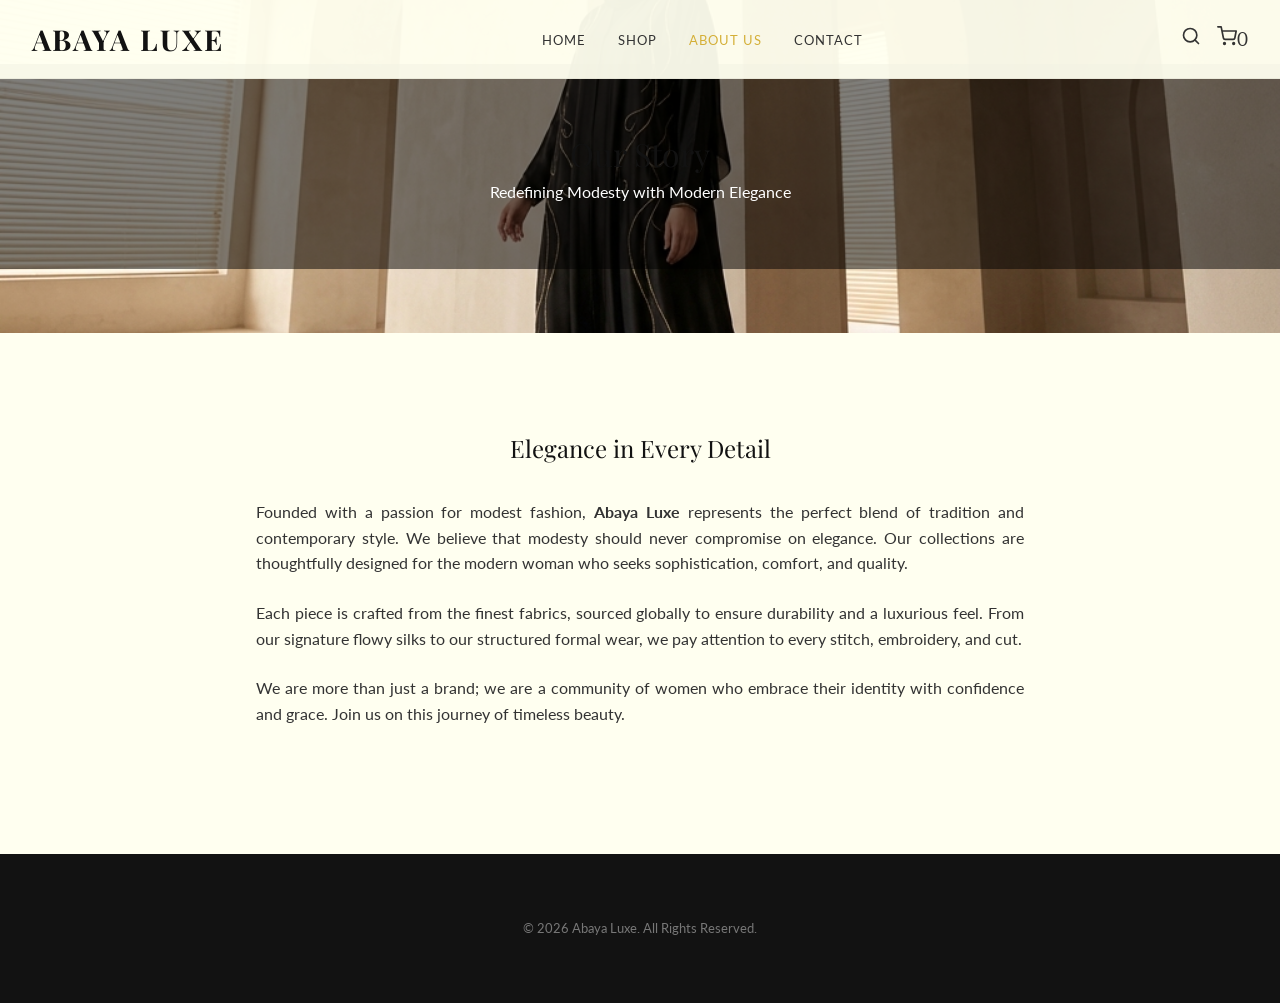
<file: about.html>
<!DOCTYPE html>
<html lang="en">

<head>
    <meta charset="UTF-8">
    <meta name="viewport" content="width=device-width, initial-scale=1.0">
    <title>About Us - Abaya Luxe</title>
    <link
        href="https://fonts.googleapis.com/css2?family=Lato:wght@300;400;700&family=Playfair+Display:ital,wght@0,400;0,700;1,400&display=swap"
        rel="stylesheet">
    <link rel="icon" href="favicon.png" type="image/x-icon">
    <link rel="stylesheet" href="styles.css">
</head>

<body>

    <header>
        <div class="container nav-container">
            <div class="hamburger">
                <svg width="24" height="24" viewBox="0 0 24 24" fill="none" stroke="currentColor" stroke-width="2">
                    <line x1="3" y1="12" x2="21" y2="12"></line>
                    <line x1="3" y1="6" x2="21" y2="6"></line>
                    <line x1="3" y1="18" x2="21" y2="18"></line>
                </svg>
            </div>
            <a href="index.html" class="logo">ABAYA LUXE</a>
            <ul class="nav-links">
                <li><a href="index.html">Home</a></li>
                <li><a href="shop.html">Shop</a></li>
                <li><a href="about.html" style="color: var(--color-gold);">About Us</a></li>
                <li><a href="contact.html">Contact</a></li>
            </ul>
            <div class="icons">
                <a href="#"><svg width="20" height="20" viewBox="0 0 24 24" fill="none" stroke="currentColor"
                        stroke-width="2" stroke-linecap="round" stroke-linejoin="round">
                        <circle cx="11" cy="11" r="8"></circle>
                        <line x1="21" y1="21" x2="16.65" y2="16.65"></line>
                    </svg></a>
                <a href="#"><svg width="20" height="20" viewBox="0 0 24 24" fill="none" stroke="currentColor"
                        stroke-width="2" stroke-linecap="round" stroke-linejoin="round">
                        <circle cx="9" cy="21" r="1"></circle>
                        <circle cx="20" cy="21" r="1"></circle>
                        <path d="M1 1h4l2.68 13.39a2 2 0 0 0 2 1.61h9.72a2 2 0 0 0 2-1.61L23 6H6"></path>
                    </svg><span class="cart-count">0</span></a>
            </div>
        </div>
    </header>

    <div class="page-header"
        style="background-image: url('hero-abaya.png'); background-size: cover; background-position: center; color: white;">
        <div class="container" style="background: rgba(0,0,0,0.5); padding: 4rem 1rem; width: 100%; max-width: none;">
            <h1>Our Story</h1>
            <p>Redefining Modesty with Modern Elegance</p>
        </div>
    </div>

    <div class="container" style="padding: 4rem 1rem; max-width: 800px;">
        <h2 class="text-center" style="margin-bottom: 2rem;">Elegance in Every Detail</h2>
        <p style="margin-bottom: 1.5rem; text-align: justify;">
            Founded with a passion for modest fashion, <strong>Abaya Luxe</strong> represents the perfect blend of
            tradition and contemporary style. We believe that modesty should never compromise on elegance. Our
            collections are thoughtfully designed for the modern woman who seeks sophistication, comfort, and quality.
        </p>
        <p style="margin-bottom: 1.5rem; text-align: justify;">
            Each piece is crafted from the finest fabrics, sourced globally to ensure durability and a luxurious feel.
            From our signature flowy silks to our structured formal wear, we pay attention to every stitch, embroidery,
            and cut.
        </p>
        <p style="text-align: justify;">
            We are more than just a brand; we are a community of women who embrace their identity with confidence and
            grace. Join us on this journey of timeless beauty.
        </p>
    </div>

    <footer>
        <div class="container text-center" style="color: #777; font-size: 0.8rem;">
            &copy; 2026 Abaya Luxe. All Rights Reserved.
        </div>
    </footer>
    <script src="script.js"></script>
</body>

</html>
</file>
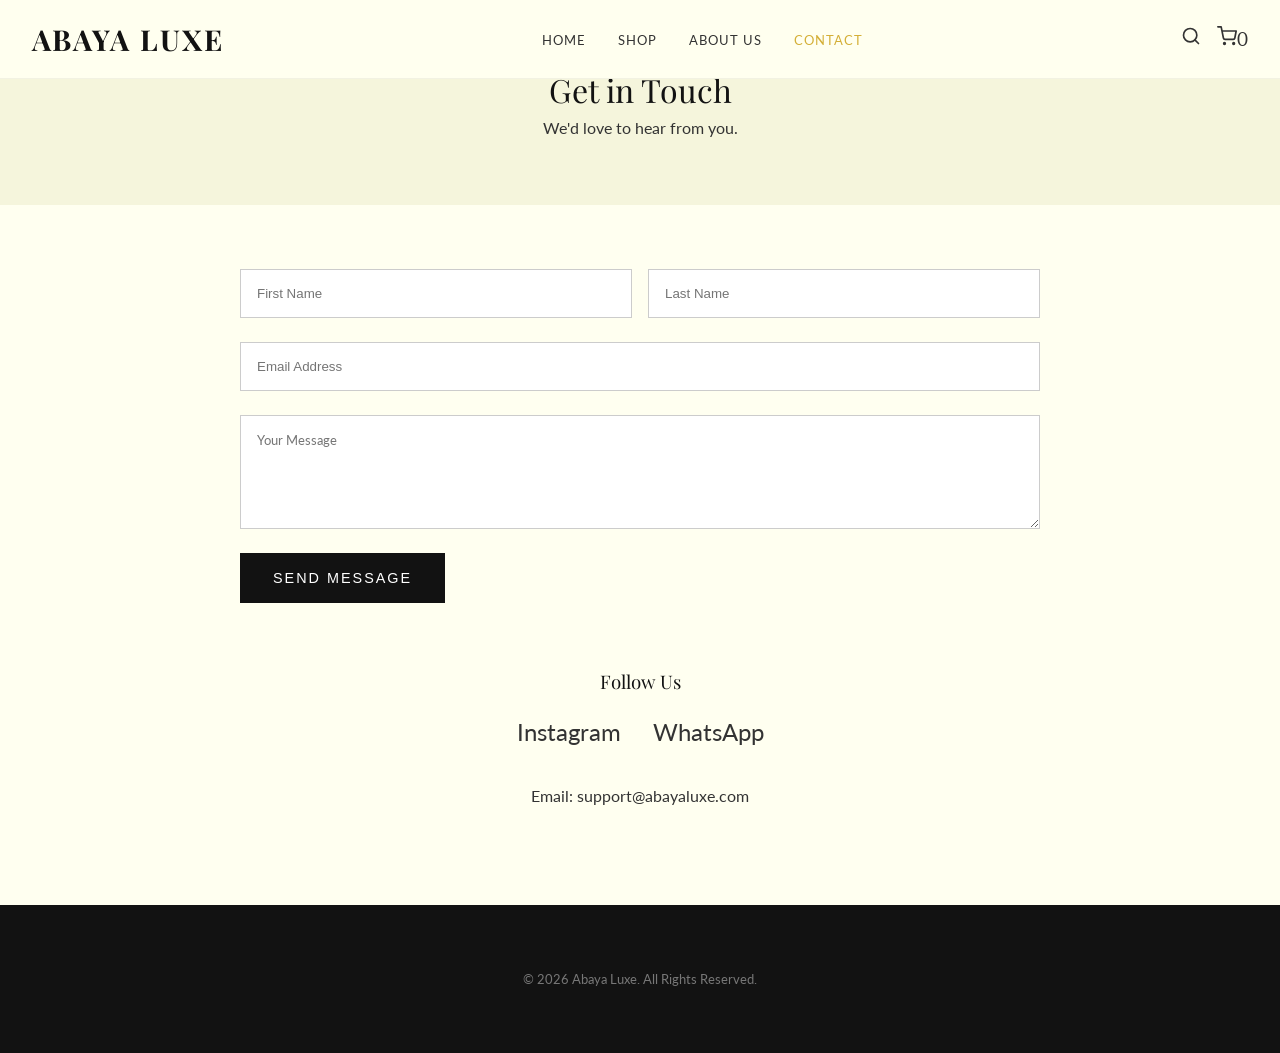
<file: contact.html>
<!DOCTYPE html>
<html lang="en">

<head>
    <meta charset="UTF-8">
    <meta name="viewport" content="width=device-width, initial-scale=1.0">
    <title>Contact Us - Abaya Luxe</title>
    <link
        href="https://fonts.googleapis.com/css2?family=Lato:wght@300;400;700&family=Playfair+Display:ital,wght@0,400;0,700;1,400&display=swap"
        rel="stylesheet">
    <link rel="icon" href="favicon.png" type="image/x-icon">
    <link rel="stylesheet" href="styles.css">
</head>

<body>

    <header>
        <div class="container nav-container">
            <div class="hamburger">
                <svg width="24" height="24" viewBox="0 0 24 24" fill="none" stroke="currentColor" stroke-width="2">
                    <line x1="3" y1="12" x2="21" y2="12"></line>
                    <line x1="3" y1="6" x2="21" y2="6"></line>
                    <line x1="3" y1="18" x2="21" y2="18"></line>
                </svg>
            </div>
            <a href="index.html" class="logo">ABAYA LUXE</a>
            <ul class="nav-links">
                <li><a href="index.html">Home</a></li>
                <li><a href="shop.html">Shop</a></li>
                <li><a href="about.html">About Us</a></li>
                <li><a href="contact.html" style="color: var(--color-gold);">Contact</a></li>
            </ul>
            <div class="icons">
                <a href="#"><svg width="20" height="20" viewBox="0 0 24 24" fill="none" stroke="currentColor"
                        stroke-width="2" stroke-linecap="round" stroke-linejoin="round">
                        <circle cx="11" cy="11" r="8"></circle>
                        <line x1="21" y1="21" x2="16.65" y2="16.65"></line>
                    </svg></a>
                <a href="#"><svg width="20" height="20" viewBox="0 0 24 24" fill="none" stroke="currentColor"
                        stroke-width="2" stroke-linecap="round" stroke-linejoin="round">
                        <circle cx="9" cy="21" r="1"></circle>
                        <circle cx="20" cy="21" r="1"></circle>
                        <path d="M1 1h4l2.68 13.39a2 2 0 0 0 2 1.61h9.72a2 2 0 0 0 2-1.61L23 6H6"></path>
                    </svg><span class="cart-count">0</span></a>
            </div>
        </div>
    </header>

    <div class="page-header">
        <div class="container">
            <h1>Get in Touch</h1>
            <p>We'd love to hear from you.</p>
        </div>
    </div>

    <div class="container" style="padding: 2rem 0; max-width: 800px;">
        <form style="display: grid; gap: 1.5rem;">
            <div style="display: grid; grid-template-columns: 1fr 1fr; gap: 1rem;">
                <input type="text" placeholder="First Name" style="padding: 1rem; border: 1px solid #ccc;">
                <input type="text" placeholder="Last Name" style="padding: 1rem; border: 1px solid #ccc;">
            </div>
            <input type="email" placeholder="Email Address" style="padding: 1rem; border: 1px solid #ccc;">
            <textarea placeholder="Your Message" rows="5"
                style="padding: 1rem; border: 1px solid #ccc; font-family: inherit;"></textarea>

            <button class="btn btn-primary" style="justify-self: start;">Send Message</button>
        </form>

        <div style="margin-top: 4rem; text-align: center; display: grid; gap: 1rem;">
            <h3>Follow Us</h3>
            <div style="display: flex; gap: 2rem; justify-content: center; font-size: 1.5rem;">
                <a href="#">Instagram</a>
                <a href="#">WhatsApp</a>
            </div>
            <p style="margin-top: 1rem;">Email: support@abayaluxe.com</p>
        </div>
    </div>

    <footer>
        <div class="container text-center" style="color: #777; font-size: 0.8rem;">
            &copy; 2026 Abaya Luxe. All Rights Reserved.
        </div>
    </footer>
    <script src="script.js"></script>
</body>

</html>
</file>
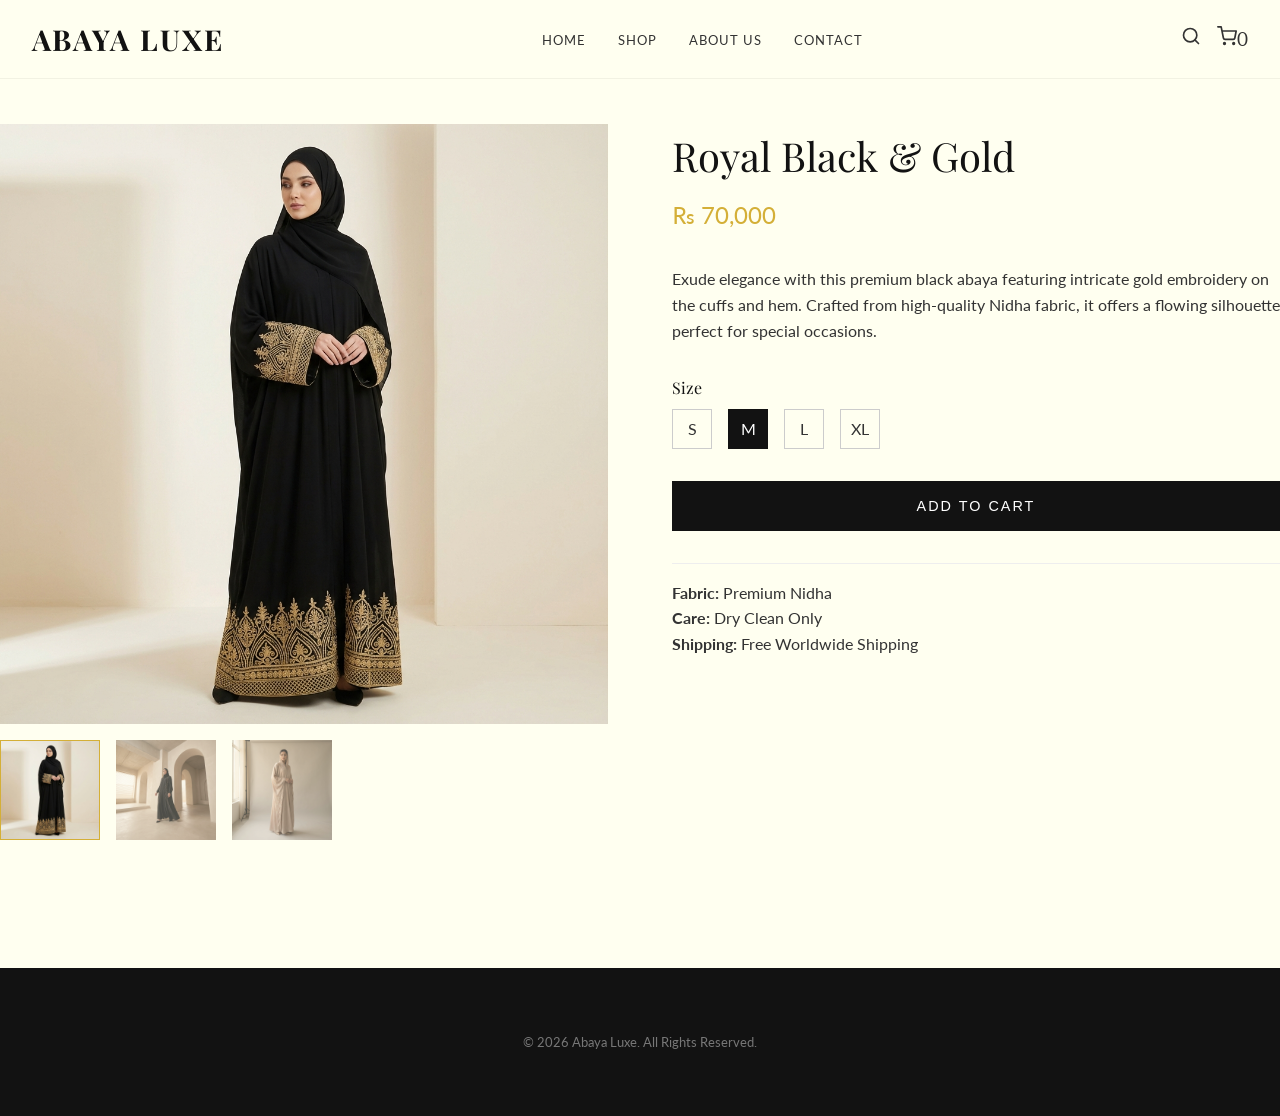
<file: product.html>
<!DOCTYPE html>
<html lang="en">

<head>
    <meta charset="UTF-8">
    <meta name="viewport" content="width=device-width, initial-scale=1.0">
    <title>Royal Black & Gold - Abaya Luxe</title>
    <link
        href="https://fonts.googleapis.com/css2?family=Lato:wght@300;400;700&family=Playfair+Display:ital,wght@0,400;0,700;1,400&display=swap"
        rel="stylesheet">
    <link rel="icon" href="favicon.png" type="image/x-icon">
    <link rel="stylesheet" href="styles.css">
</head>

<body>

    <header>
        <div class="container nav-container">
            <div class="hamburger">
                <svg width="24" height="24" viewBox="0 0 24 24" fill="none" stroke="currentColor" stroke-width="2">
                    <line x1="3" y1="12" x2="21" y2="12"></line>
                    <line x1="3" y1="6" x2="21" y2="6"></line>
                    <line x1="3" y1="18" x2="21" y2="18"></line>
                </svg>
            </div>
            <a href="index.html" class="logo">ABAYA LUXE</a>
            <ul class="nav-links">
                <li><a href="index.html">Home</a></li>
                <li><a href="shop.html">Shop</a></li>
                <li><a href="about.html">About Us</a></li>
                <li><a href="contact.html">Contact</a></li>
            </ul>
            <div class="icons">
                <a href="#"><svg width="20" height="20" viewBox="0 0 24 24" fill="none" stroke="currentColor"
                        stroke-width="2" stroke-linecap="round" stroke-linejoin="round">
                        <circle cx="11" cy="11" r="8"></circle>
                        <line x1="21" y1="21" x2="16.65" y2="16.65"></line>
                    </svg></a>
                <a href="#"><svg width="20" height="20" viewBox="0 0 24 24" fill="none" stroke="currentColor"
                        stroke-width="2" stroke-linecap="round" stroke-linejoin="round">
                        <circle cx="9" cy="21" r="1"></circle>
                        <circle cx="20" cy="21" r="1"></circle>
                        <path d="M1 1h4l2.68 13.39a2 2 0 0 0 2 1.61h9.72a2 2 0 0 0 2-1.61L23 6H6"></path>
                    </svg><span class="cart-count">0</span></a>
            </div>
        </div>
    </header>

    <div class="container product-detail-container" style="margin-top: 60px;">
        <div class="product-gallery">
            <img src="abaya-black-gold.png" alt="Main Image" class="main-image">
            <div class="thumbnail-grid">
                <img src="abaya-black-gold.png" class="thumbnail active">
                <img src="hero-abaya.png" class="thumbnail">
                <img src="abaya-beige-silk.png" class="thumbnail">
            </div>
        </div>

        <div class="product-detail-info">
            <h1>Royal Black & Gold</h1>
            <span class="product-price-large">₨ 70,000</span>

            <p style="margin-bottom: 2rem;">
                Exude elegance with this premium black abaya featuring intricate gold embroidery on the cuffs and hem.
                Crafted from high-quality Nidha fabric, it offers a flowing silhouette perfect for special occasions.
            </p>

            <div style="margin-bottom: 2rem;">
                <h4 style="margin-bottom: 0.5rem;">Size</h4>
                <div class="size-selector">
                    <div class="size-btn">S</div>
                    <div class="size-btn active">M</div>
                    <div class="size-btn">L</div>
                    <div class="size-btn">XL</div>
                </div>
            </div>

            <button onclick="addToCart({id: 1, name: 'Royal Black & Gold', price: 70000})" class="btn btn-primary"
                style="width: 100%; text-align: center;">Add to Cart</button>

            <div style="margin-top: 2rem; border-top: 1px solid #eee; padding-top: 1rem;">
                <p><strong>Fabric:</strong> Premium Nidha</p>
                <p><strong>Care:</strong> Dry Clean Only</p>
                <p><strong>Shipping:</strong> Free Worldwide Shipping</p>
            </div>
        </div>
    </div>

    <footer>
        <div class="container text-center" style="color: #777; font-size: 0.8rem;">
            &copy; 2026 Abaya Luxe. All Rights Reserved.
        </div>
    </footer>
    <script src="script.js"></script>
</body>

</html>
</file>
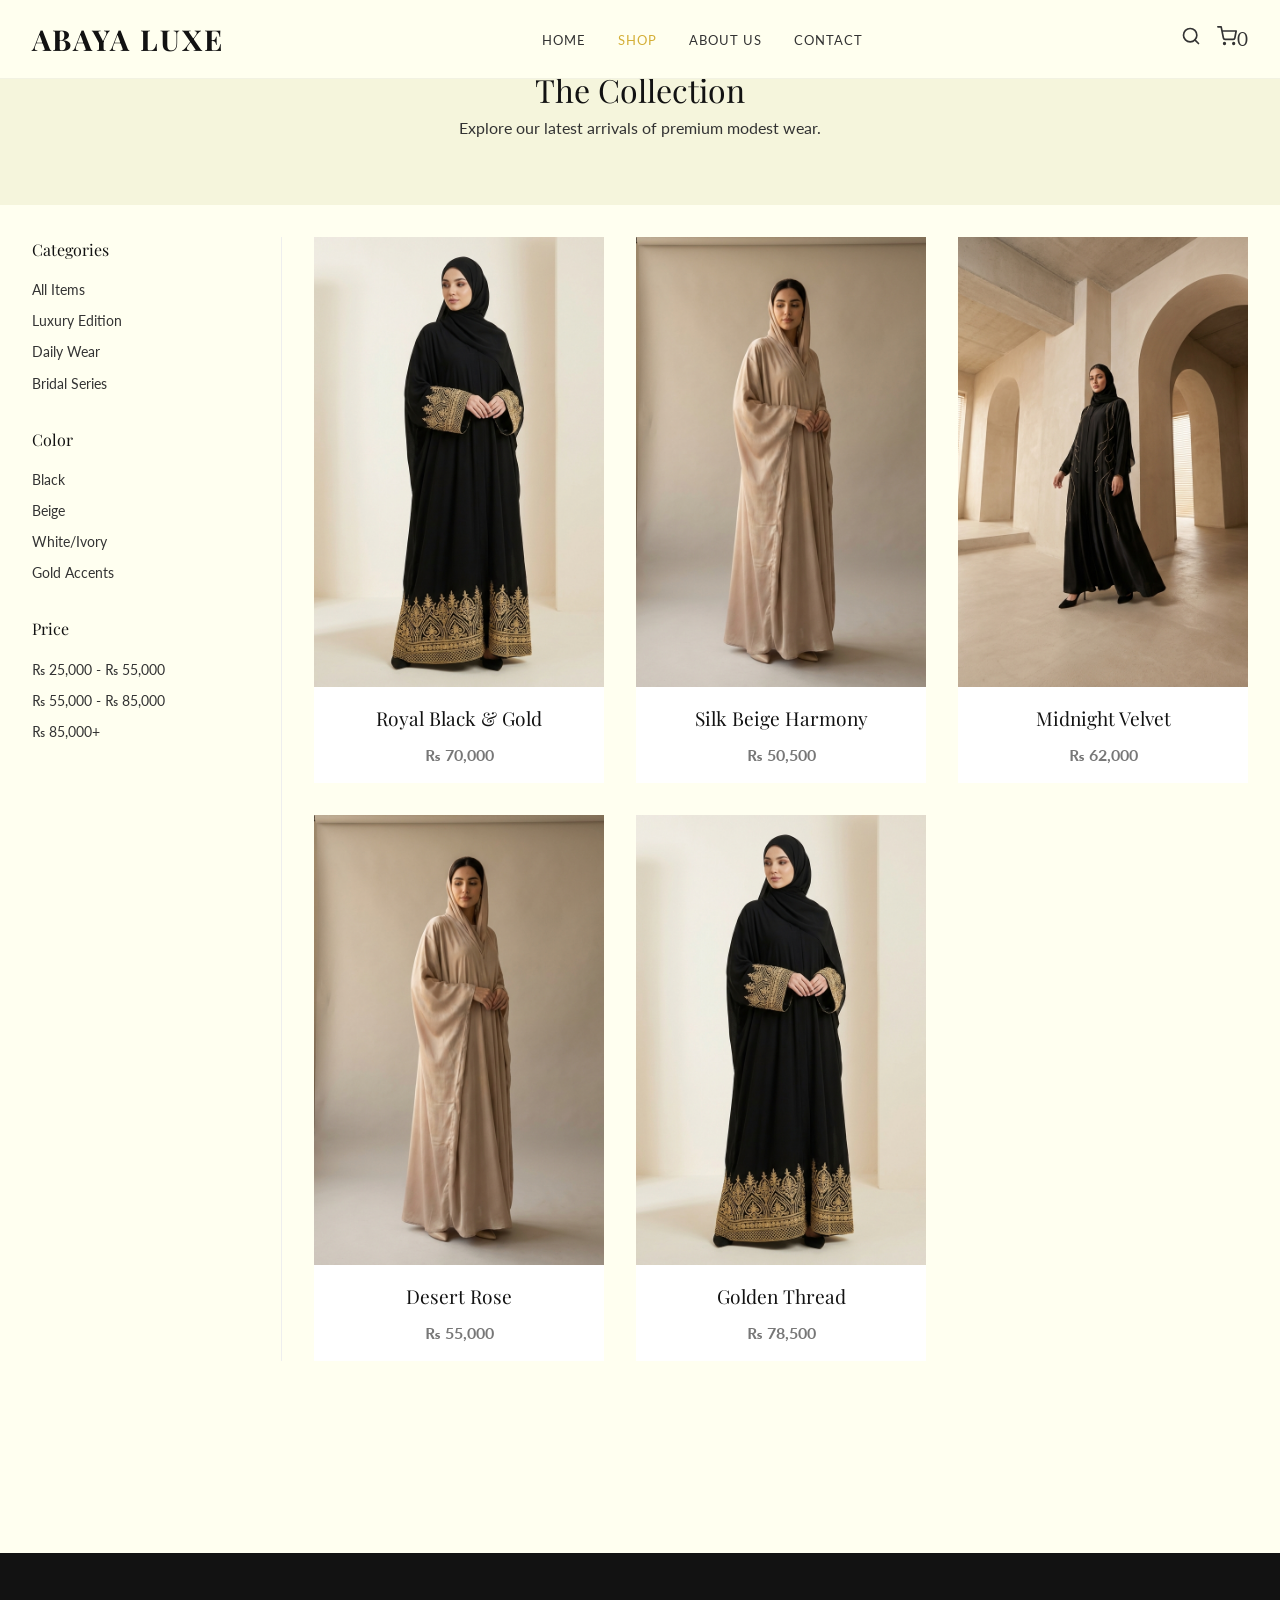
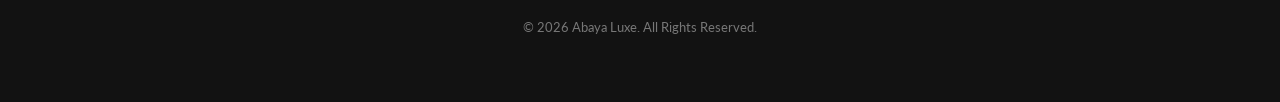
<file: shop.html>
<!DOCTYPE html>
<html lang="en">

<head>
    <meta charset="UTF-8">
    <meta name="viewport" content="width=device-width, initial-scale=1.0">
    <title>Shop Collection - Abaya Luxe</title>
    <link
        href="https://fonts.googleapis.com/css2?family=Lato:wght@300;400;700&family=Playfair+Display:ital,wght@0,400;0,700;1,400&display=swap"
        rel="stylesheet">
    <link rel="icon" href="favicon.png" type="image/x-icon">
    <link rel="stylesheet" href="styles.css">
</head>

<body>

    <!-- Header -->
    <header>
        <div class="container nav-container">
            <div class="hamburger">
                <svg width="24" height="24" viewBox="0 0 24 24" fill="none" stroke="currentColor" stroke-width="2">
                    <line x1="3" y1="12" x2="21" y2="12"></line>
                    <line x1="3" y1="6" x2="21" y2="6"></line>
                    <line x1="3" y1="18" x2="21" y2="18"></line>
                </svg>
            </div>
            <a href="index.html" class="logo">ABAYA LUXE</a>
            <ul class="nav-links">
                <li><a href="index.html">Home</a></li>
                <li><a href="shop.html" style="color: var(--color-gold);">Shop</a></li>
                <li><a href="about.html">About Us</a></li>
                <li><a href="contact.html">Contact</a></li>
            </ul>
            <div class="icons">
                <a href="#"><svg width="20" height="20" viewBox="0 0 24 24" fill="none" stroke="currentColor"
                        stroke-width="2" stroke-linecap="round" stroke-linejoin="round">
                        <circle cx="11" cy="11" r="8"></circle>
                        <line x1="21" y1="21" x2="16.65" y2="16.65"></line>
                    </svg></a>
                <a href="#"><svg width="20" height="20" viewBox="0 0 24 24" fill="none" stroke="currentColor"
                        stroke-width="2" stroke-linecap="round" stroke-linejoin="round">
                        <circle cx="9" cy="21" r="1"></circle>
                        <circle cx="20" cy="21" r="1"></circle>
                        <path d="M1 1h4l2.68 13.39a2 2 0 0 0 2 1.61h9.72a2 2 0 0 0 2-1.61L23 6H6"></path>
                    </svg><span class="cart-count">0</span></a>
            </div>
        </div>
    </header>

    <div class="page-header">
        <div class="container">
            <h1>The Collection</h1>
            <p>Explore our latest arrivals of premium modest wear.</p>
        </div>
    </div>

    <div class="container shop-container">
        <!-- Sidebar -->
        <aside class="filters-sidebar">
            <div class="filter-group">
                <h4>Categories</h4>
                <ul class="filter-list">
                    <li>All Items</li>
                    <li>Luxury Edition</li>
                    <li>Daily Wear</li>
                    <li>Bridal Series</li>
                </ul>
            </div>
            <div class="filter-group">
                <h4>Color</h4>
                <ul class="filter-list">
                    <li>Black</li>
                    <li>Beige</li>
                    <li>White/Ivory</li>
                    <li>Gold Accents</li>
                </ul>
            </div>
            <div class="filter-group">
                <h4>Price</h4>
                <ul class="filter-list">
                    <li>₨ 25,000 - ₨ 55,000</li>
                    <li>₨ 55,000 - ₨ 85,000</li>
                    <li>₨ 85,000+</li>
                </ul>
            </div>
        </aside>

        <!-- Product Grid -->
        <main style="flex: 1;">
            <div class="product-grid">
                <!-- Product 1 -->
                <div class="product-card">
                    <a href="product.html">
                        <div class="product-image">
                            <img src="abaya-black-gold.png" alt="Royal Black Gold">
                        </div>
                    </a>
                    <div class="product-info">
                        <h3 class="product-title">Royal Black & Gold</h3>
                        <p class="product-price">₨ 70,000</p>
                    </div>
                </div>

                <!-- Product 2 -->
                <div class="product-card">
                    <a href="product.html">
                        <div class="product-image">
                            <img src="abaya-beige-silk.png" alt="Silk Beige">
                        </div>
                    </a>
                    <div class="product-info">
                        <h3 class="product-title">Silk Beige Harmony</h3>
                        <p class="product-price">₨ 50,500</p>
                    </div>
                </div>

                <!-- Product 3 -->
                <div class="product-card">
                    <a href="product.html">
                        <div class="product-image">
                            <img src="hero-abaya.png" alt="Midnight Velvet">
                        </div>
                    </a>
                    <div class="product-info">
                        <h3 class="product-title">Midnight Velvet</h3>
                        <p class="product-price">₨ 62,000</p>
                    </div>
                </div>

                <!-- Product 4 -->
                <div class="product-card">
                    <a href="product.html">
                        <div class="product-image">
                            <img src="abaya-beige-silk.png" alt="Desert Rose">
                        </div>
                    </a>
                    <div class="product-info">
                        <h3 class="product-title">Desert Rose</h3>
                        <p class="product-price">₨ 55,000</p>
                    </div>
                </div>
                <!-- Product 5 -->
                <div class="product-card">
                    <a href="product.html">
                        <div class="product-image">
                            <img src="abaya-black-gold.png" alt="Golden Thread">
                        </div>
                    </a>
                    <div class="product-info">
                        <h3 class="product-title">Golden Thread</h3>
                        <p class="product-price">₨ 78,500</p>
                    </div>
                </div>
            </div>
        </main>
    </div>

    <footer>
        <div class="container text-center" style="color: #777; font-size: 0.8rem;">
            &copy; 2026 Abaya Luxe. All Rights Reserved.
        </div>
    </footer>
    <script src="script.js"></script>
</body>

</html>
</file>
<file: styles.css>
/* Global Variables & Reset */
:root {
    --color-black: #121212;
    --color-white: #ffffff;
    --color-ivory: #FFFFF0;
    --color-beige: #F5F5DC;
    --color-gold: #D4AF37;
    --color-gold-light: #F1D888;
    --color-text-main: #333333;
    --color-text-light: #777777;

    --font-heading: 'Playfair Display', serif;
    --font-body: 'Lato', sans-serif;

    --spacing-xs: 0.5rem;
    --spacing-sm: 1rem;
    --spacing-md: 2rem;
    --spacing-lg: 4rem;
    --spacing-xl: 8rem;

    --transition-fast: 0.3s ease;
    --transition-smooth: 0.5s cubic-bezier(0.4, 0, 0.2, 1);
}

* {
    margin: 0;
    padding: 0;
    box-sizing: border-box;
}

body {
    font-family: var(--font-body);
    color: var(--color-text-main);
    background-color: var(--color-ivory);
    line-height: 1.6;
    overflow-x: hidden;
}

h1,
h2,
h3,
h4,
h5,
h6 {
    font-family: var(--font-heading);
    color: var(--color-black);
    font-weight: 400;
}

a {
    text-decoration: none;
    color: inherit;
    transition: var(--transition-fast);
}

img {
    max-width: 100%;
    display: block;
}

/* Utilities */
.container {
    max-width: 1400px;
    margin: 0 auto;
    padding: 0 var(--spacing-md);
}

.text-center {
    text-align: center;
}

.flex {
    display: flex;
}

.justify-between {
    justify-content: space-between;
}

.items-center {
    align-items: center;
}

.grid {
    display: grid;
}

/* Buttons */
.btn {
    display: inline-block;
    padding: 1rem 2rem;
    border: 1px solid var(--color-black);
    text-transform: uppercase;
    letter-spacing: 2px;
    font-size: 0.9rem;
    cursor: pointer;
    transition: var(--transition-fast);
    background: transparent;
    color: var(--color-black);
}

.btn-primary {
    background: var(--color-black);
    color: var(--color-white);
    border-color: var(--color-black);
}

.btn-primary:hover {
    background: var(--color-gold);
    border-color: var(--color-gold);
    color: var(--color-black);
}

.btn-outline {
    border-color: var(--color-black);
}

.btn-outline:hover {
    background: var(--color-black);
    color: var(--color-white);
}

/* Header */
header {
    padding: var(--spacing-sm) 0;
    position: fixed;
    width: 100%;
    top: 0;
    z-index: 1000;
    background: rgba(255, 255, 240, 0.95);
    /* Ivory with transparency */
    border-bottom: 1px solid rgba(0, 0, 0, 0.05);
    transition: var(--transition-fast);
}

.nav-container {
    display: flex;
    justify-content: space-between;
    align-items: center;
}

.logo {
    font-family: var(--font-heading);
    font-size: 1.8rem;
    letter-spacing: 2px;
    font-weight: 700;
    color: var(--color-black);
}

.nav-links {
    display: flex;
    gap: var(--spacing-md);
    list-style: none;
}

.nav-links a {
    text-transform: uppercase;
    font-size: 0.8rem;
    letter-spacing: 1px;
}

.nav-links a:hover {
    color: var(--color-gold);
}

.icons {
    display: flex;
    gap: var(--spacing-sm);
    font-size: 1.2rem;
}

/* Mobile Menu */
.hamburger {
    display: none;
    cursor: pointer;
}

/* Footer */
footer {
    background-color: var(--color-black);
    color: var(--color-white);
    padding: var(--spacing-lg) 0;
    margin-top: var(--spacing-lg);
}

.footer-content {
    display: grid;
    grid-template-columns: repeat(auto-fit, minmax(250px, 1fr));
    gap: var(--spacing-md);
}

.footer-column h4 {
    color: var(--color-gold);
    margin-bottom: var(--spacing-sm);
}

.footer-links {
    list-style: none;
}

.footer-links li {
    margin-bottom: 0.5rem;
}

.footer-links a:hover {
    color: var(--color-gold);
}

/* Animations */
.fade-in-up {
    animation: fadeInUp 1s ease-out forwards;
    opacity: 0;
    transform: translateY(20px);
}

@keyframes fadeInUp {
    to {
        opacity: 1;
        transform: translateY(0);
    }
}

/* Responsive */
@media (max-width: 768px) {
    .nav-links {
        display: none;
    }

    .hamburger {
        display: block;
    }

    :root {
        --spacing-lg: 2rem;
        --spacing-xl: 4rem;
    }

    .hero h1 {
        font-size: 2.5rem;
    }
}

/* Hero Section */
.hero {
    height: 100vh;
    background: url('hero-abaya.png') no-repeat center center/cover;
    position: relative;
    display: flex;
    align-items: center;
    justify-content: center;
    color: var(--color-white);
    text-align: center;
}

.hero::after {
    content: '';
    position: absolute;
    top: 0;
    left: 0;
    right: 0;
    bottom: 0;
    background: rgba(0, 0, 0, 0.4);
    /* Overlay */
}

.hero-content {
    position: relative;
    z-index: 1;
    max-width: 800px;
    padding: var(--spacing-md);
}

.hero h1 {
    font-size: 4rem;
    margin-bottom: var(--spacing-sm);
    color: var(--color-gold);
}

.hero p {
    font-size: 1.2rem;
    margin-bottom: var(--spacing-md);
    letter-spacing: 1px;
}

/* Sections */
section {
    padding: var(--spacing-xl) 0;
}

.section-title {
    text-align: center;
    margin-bottom: var(--spacing-lg);
}

.section-title h2 {
    font-size: 2.5rem;
    margin-bottom: var(--spacing-xs);
}

.section-title .divider {
    width: 60px;
    height: 3px;
    background: var(--color-gold);
    margin: 0 auto;
}

/* Collections Grid */
.collections-grid {
    display: grid;
    grid-template-columns: repeat(auto-fit, minmax(300px, 1fr));
    gap: var(--spacing-md);
}

.collection-card {
    position: relative;
    height: 400px;
    overflow: hidden;
    cursor: pointer;
}

.collection-card img {
    width: 100%;
    height: 100%;
    object-fit: cover;
    transition: transform 0.8s ease;
}

.collection-card:hover img {
    transform: scale(1.1);
}

.collection-overlay {
    position: absolute;
    bottom: 0;
    left: 0;
    right: 0;
    padding: var(--spacing-md);
    background: linear-gradient(to top, rgba(0, 0, 0, 0.8), transparent);
    color: var(--color-white);
}

/* Product Cards */
.product-grid {
    display: grid;
    grid-template-columns: repeat(auto-fill, minmax(280px, 1fr));
    gap: var(--spacing-md);
}

.product-card {
    background: var(--color-white);
    transition: var(--transition-fast);
}

.product-image {
    position: relative;
    overflow: hidden;
    height: 450px;
    /* Tall aspect ratio */
}

.product-image img {
    width: 100%;
    height: 100%;
    object-fit: cover;
}

.product-info {
    padding: var(--spacing-sm) 0;
    text-align: center;
}

.product-title {
    font-family: var(--font-heading);
    font-size: 1.2rem;
    margin-bottom: 0.5rem;
}

.product-price {
    color: var(--color-text-light);
    font-weight: 700;
}

/* Testimonials */
.testimonials {
    background-color: var(--color-beige);
}

.testimonial-card quote {
    font-style: italic;
    font-size: 1.1rem;
    display: block;
    margin-bottom: var(--spacing-sm);
}

/* Shop Page */
.page-header {
    background-color: var(--color-beige);
    padding: var(--spacing-lg) 0;
    text-align: center;
    margin-bottom: var(--spacing-md);
}

.shop-container {
    display: flex;
    gap: var(--spacing-md);
    padding-bottom: var(--spacing-xl);
}

.filters-sidebar {
    flex: 0 0 250px;
    padding-right: var(--spacing-md);
    border-right: 1px solid #eee;
}

.filter-group {
    margin-bottom: var(--spacing-md);
}

.filter-group h4 {
    margin-bottom: var(--spacing-sm);
    font-size: 1rem;
}

.filter-list {
    list-style: none;
}

.filter-list li {
    margin-bottom: 0.5rem;
    cursor: pointer;
    font-size: 0.9rem;
}

.filter-list li:hover {
    color: var(--color-gold);
}

/* Product Detail Page */
.product-detail-container {
    padding: var(--spacing-lg) 0;
    display: grid;
    grid-template-columns: 1fr 1fr;
    gap: var(--spacing-lg);
}

.product-gallery {
    display: grid;
    gap: var(--spacing-sm);
}

.main-image {
    width: 100%;
    height: 600px;
    object-fit: cover;
}

.thumbnail-grid {
    display: flex;
    gap: var(--spacing-sm);
}

.thumbnail {
    width: 100px;
    height: 100px;
    object-fit: cover;
    cursor: pointer;
    opacity: 0.7;
    transition: var(--transition-fast);
}

.thumbnail:hover,
.thumbnail.active {
    opacity: 1;
    border: 1px solid var(--color-gold);
}

.product-detail-info h1 {
    font-size: 2.5rem;
    margin-bottom: var(--spacing-xs);
}

.product-price-large {
    font-size: 1.5rem;
    color: var(--color-gold);
    margin-bottom: var(--spacing-md);
    display: block;
}

.size-selector {
    display: flex;
    gap: var(--spacing-sm);
    margin-bottom: var(--spacing-md);
}

.size-btn {
    width: 40px;
    height: 40px;
    border: 1px solid #ccc;
    display: flex;
    align-items: center;
    justify-content: center;
    cursor: pointer;
    transition: var(--transition-fast);
}

.size-btn:hover,
.size-btn.active {
    background: var(--color-black);
    color: var(--color-white);
    border-color: var(--color-black);
}

@media (max-width: 768px) {

    .shop-container,
    .product-detail-container {
        flex-direction: column;
        grid-template-columns: 1fr;
    }

    .filters-sidebar {
        border-right: none;
        border-bottom: 1px solid #eee;
        margin-bottom: var(--spacing-md);
        padding-bottom: var(--spacing-md);
    }
}
</file>
